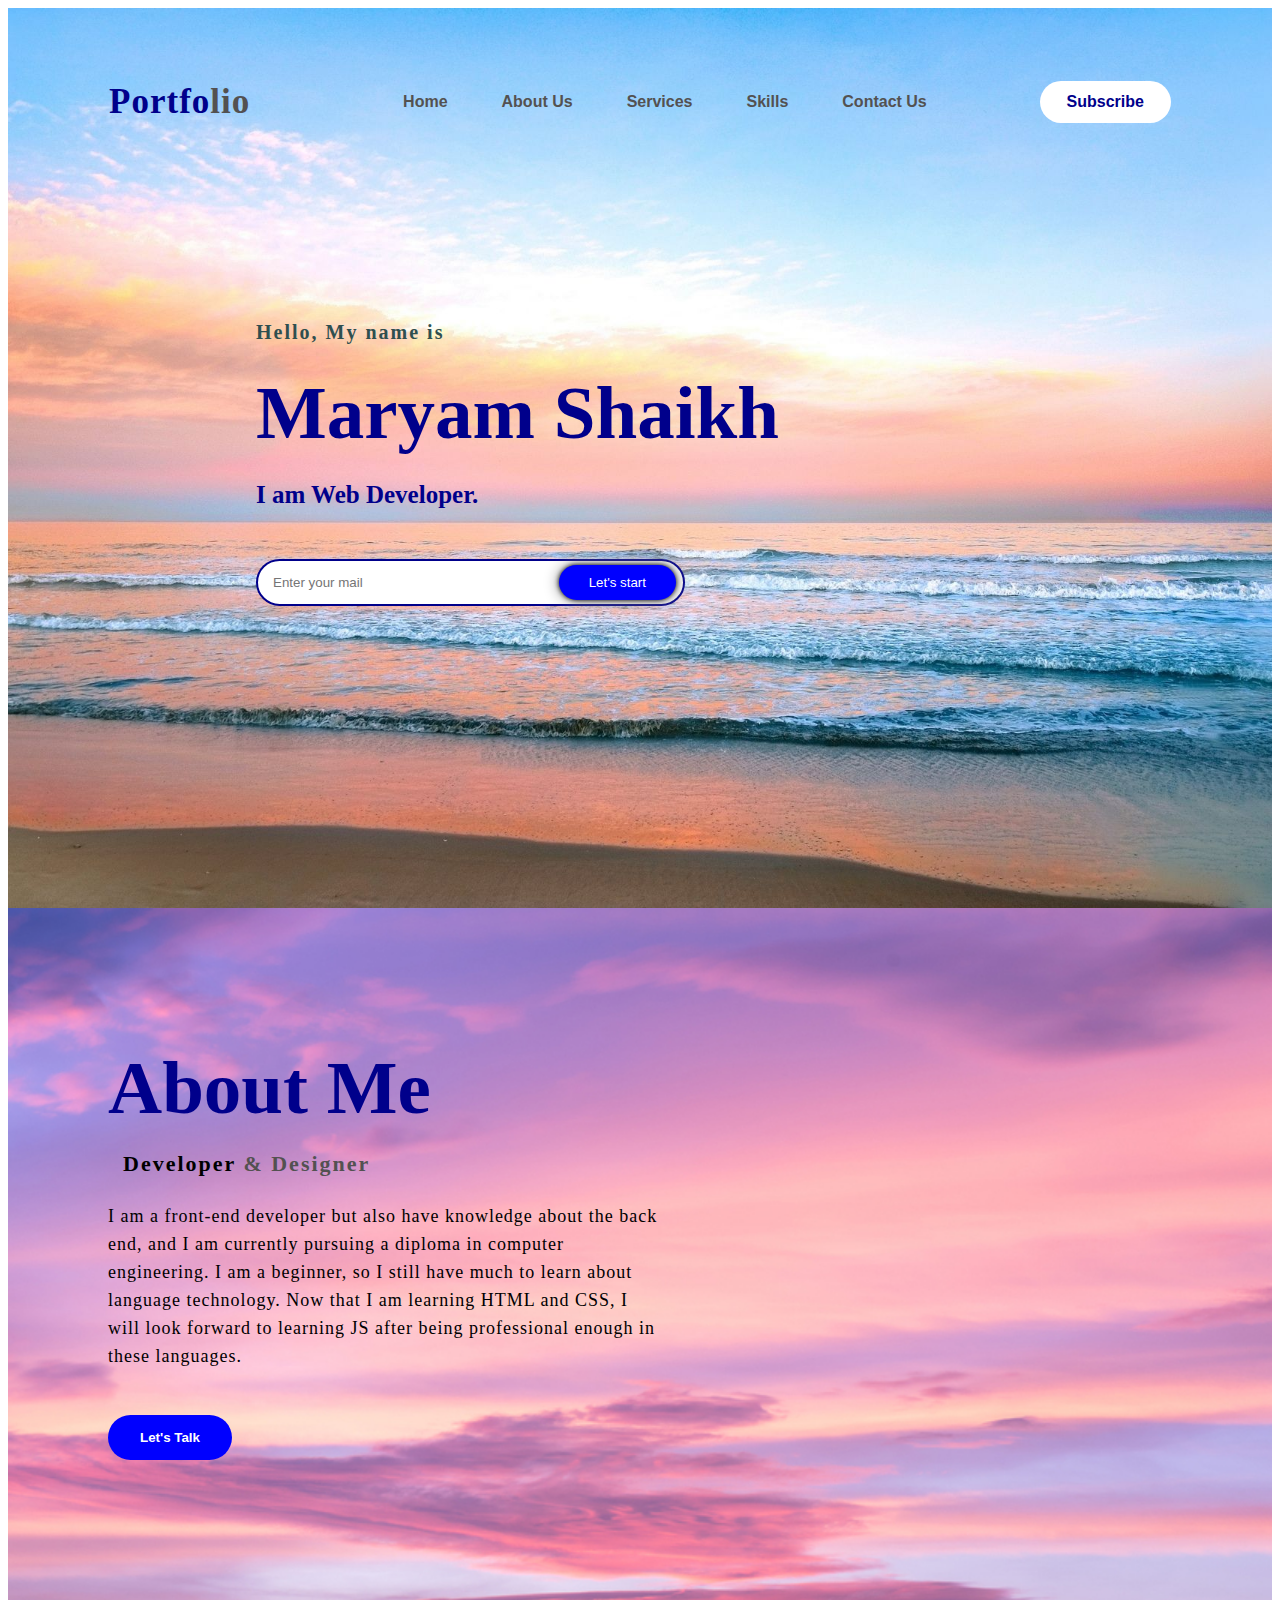
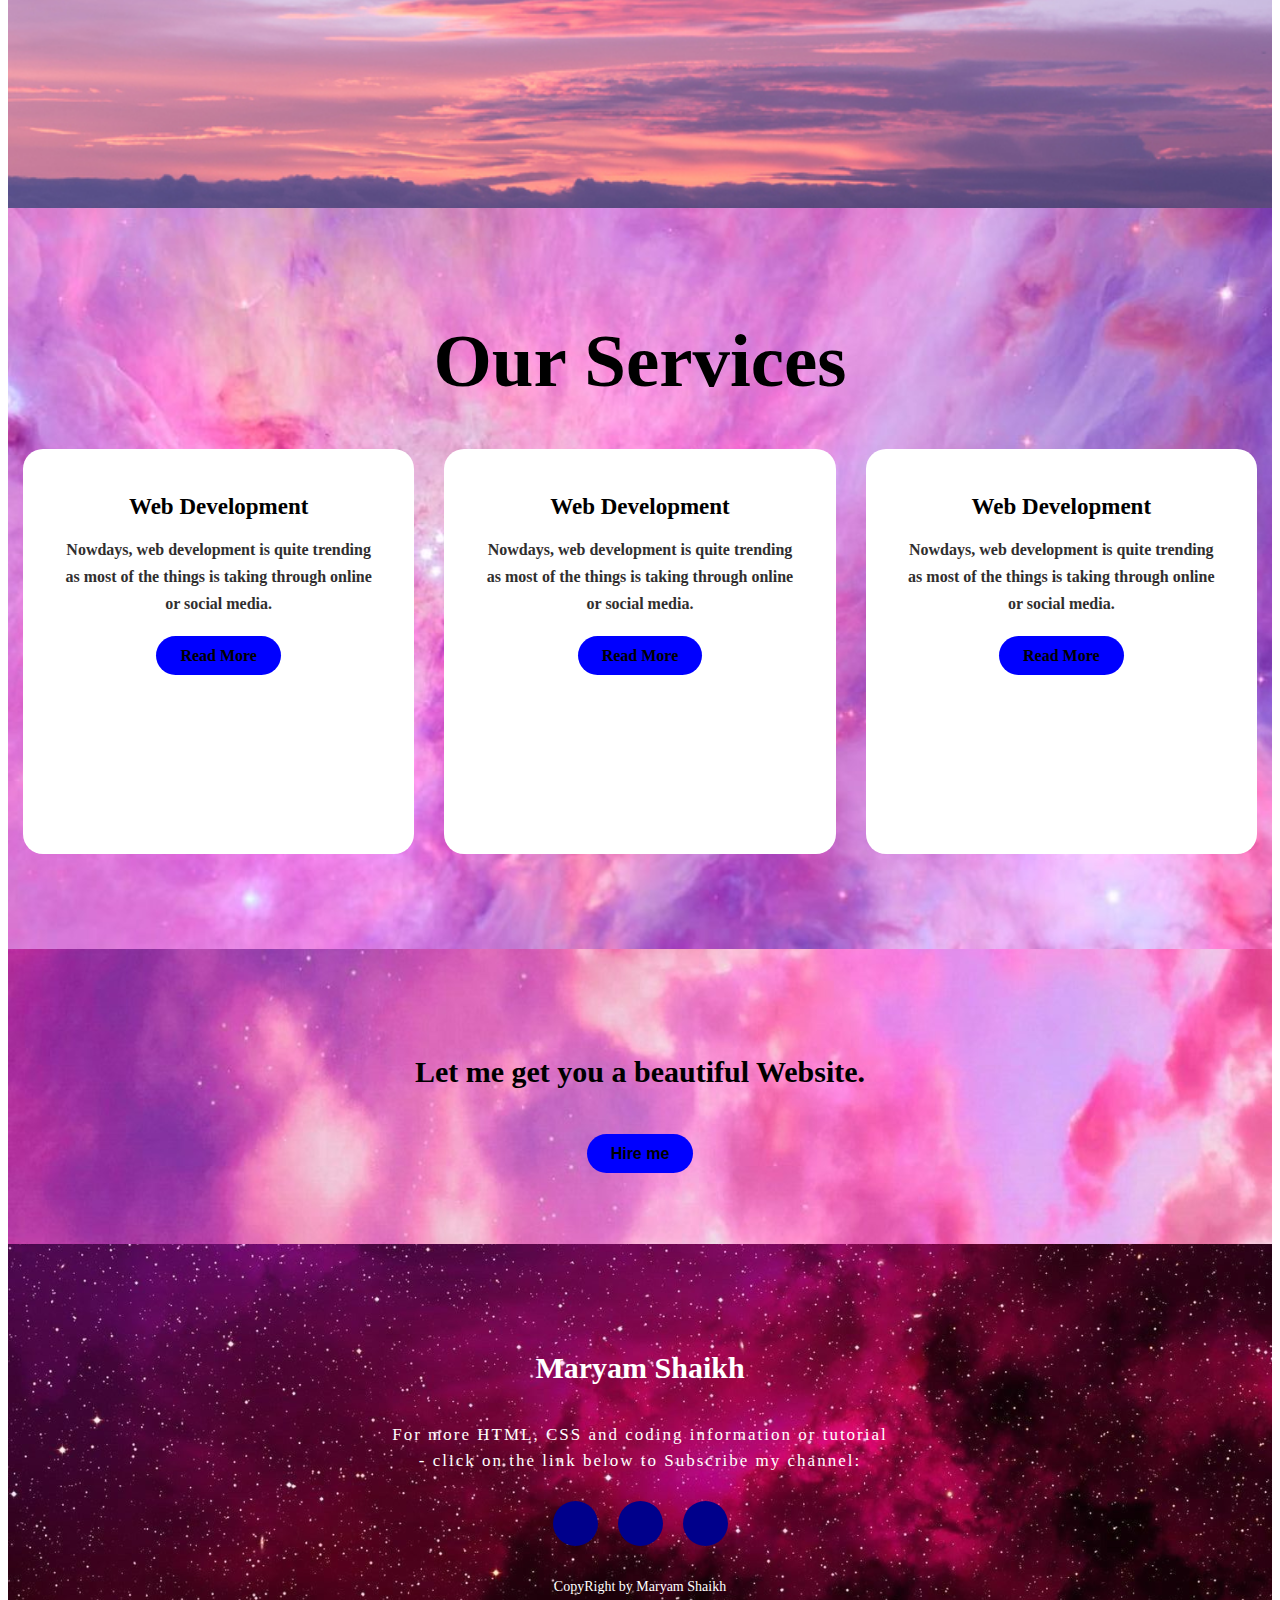
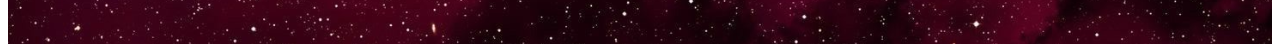
<file: index.html>
<!DOCTYPE html>
<html lang="en">

<head>
    <meta charset="UTF-8">
    <meta http-equiv="X-UA-Compatible" content="IE=edge">
    <meta name="viewport" content="width=device-width, initial-scale=1.0">
    <title>Portfolio</title>
    <link rel="stylesheet" type="text/css" href="index.css">
    <link rel="stylesheet" href="https://cdnjs.cloudflare.com/ajax/libs/font-awesome/6.4.0/css/all.min.css"
        integrity="sha512-iecdLmaskl7CVkqkXNQ/ZH/XLlvWZOJyj7Yy7tcenmpD1ypASozpmT/E0iPtmFIB46ZmdtAc9eNBvH0H/ZpiBw=="
        crossorigin="anonymous" referrerpolicy="no-referrer">
</head>

<body>
    <div class="navbar">
        <nav>
            <h2 class="logo">Portfo<span>lio</span></h2>
            <ul>
                <li><a href="#">Home</a></li>
                <li><a href="#">About us</a></li>
                <li><a href="#">Services</a></li>
                <li><a href="#">Skills</a></li>
                <li><a href="#">Contact us</a></li>
            </ul>
            <a href="#" class="btn">Subscribe</a>
        </nav>
        <div class="content">
            <h4>Hello, My name is</h4>
            <h1>Maryam Shaikh</h1>
            <h3>I am Web Developer.</h3>
            <div class="Email">
                <form>
                    <input type="email" name="email" id="mail" placeholder="Enter your mail">
                    <input type="submit" name="submit" value="Let's start">
                </form>
            </div>
        </div>
    </div>
    <section class="about">
        <div class="main">
            <!-- <img src="Img1.png"> -->
            <div class="aboutText">
                <h2>About me</h2>
                <h5>Developer <span>& Designer</span></h5>
                <p>I am a front-end developer but also have knowledge about the back end, and I am currently
                    pursuing a diploma in computer engineering. I am a beginner, so I still have much to learn
                    about language technology. Now that I am learning HTML and CSS, I will look forward to
                    learning JS after being professional enough in these languages.</p>
                <button type="button">Let's Talk</button>
            </div>
        </div>
    </section>
    <div class="service">
        <div class="title">
            <h2>Our Services</h2>
        </div>
        <div class="box">
            <div class="card">
                <i class="fa-solid fa-bars"></i>
                <h5>Web Development</h5>
                <div class="pra">
                    <p>Nowdays, web development is quite trending as most of the things is taking through
                        online or social media.</p>
                    <p style="text-align: center;">
                        <a class="Button" href="#">Read More</a>
                    </p>
                </div>
            </div>
            <div class="card">
                <i class="fa-regular fa-user"></i>
                <h5>Web Development</h5>
                <div class="pra">
                    <p>Nowdays, web development is quite trending as most of the things is taking through
                        online or social media.</p>
                    <p style="text-align: center;">
                        <a class="Button" href="#">Read More</a>
                    </p>
                </div>
            </div>
            <div class="card">
                <i class="fa-regular fa-bell"></i>
                <h5>Web Development</h5>
                <div class="pra">
                    <p>Nowdays, web development is quite trending as most of the things is taking through
                        online or social media.</p>
                    <p style="text-align: center;">
                        <a class="Button" href="#">Read More</a>
                    </p>
                </div>
            </div>
        </div>
    </div>
    <div class="contact-me">
        <p>Let me get you a beautiful Website.</p>
        <a class="button2" href="#">Hire me</a>
    </div>
    <footer>
        <p>Maryam Shaikh</p>
        <p>For more HTML, CSS and coding information or tutorial - click on the link
            below to Subscribe my channel:</p>
        <div class="social">
            <a href="#"><i class="fa-brands fa-facebook-f"></i></a>
            <a href="#"><i class="fa-brands fa-instagram"></i></a>
            <a href="#"><i class="fa-brands fa-dribbble"></i></a>
        </div>
        <p class="end">CopyRight by Maryam Shaikh</p>
    </footer>
</body>

</html>
</file>
<file: index.css>
.navbar {
    height: 100vh;
    width: 100%;
    background-image: url(../Portfolio/Img4.jpg);
    background-repeat: no-repeat;
    background-size: cover;
    background-position: center;
}

nav {
    display: flex;
    align-items: center;
    justify-content: space-between;
    padding-top: 45px;
    padding-left: 8%;
    padding-right: 8%;
}

nav li {
    list-style: none;
    /* float:left; */
    display: inline-block;
    padding: 15px 25px;
}

.logo {
    font-family: cursive;
    font-size: 35px;
    letter-spacing: 1px;
    color: darkblue;
    cursor: pointer;
}

span {
    color: rgb(83, 81, 81);
}

nav ul li a {
    text-decoration: none;
    color: rgb(83, 81, 81);
    font-weight: bold;
    text-transform: capitalize;
    font-family: Arial, Helvetica, sans-serif;
}

nav ul li a:hover {
    color: darkblue;
    transition: 0.4s;
}

.btn {
    background-color: rgb(255, 255, 255);
    color: darkblue;
    text-decoration: none;
    border: 2px solid transparent;
    border-radius: 30px;
    padding: 10px 25px;
    transition: transform 0.4s;
    font-family: Arial, Helvetica, sans-serif;
    font-weight: bold;
}

.btn:hover {
    transform: scale(1.2);
}
.content {
    position: absolute;
    top: 50%;
    left: 20%;
    transform: translateY(-50%);
}
h1 {
    color: darkblue;
    margin: 20px 0px;
    font-size: 75px;
}
h3 {
    color: darkblue;
    font-size: 25px;
    margin-bottom: 50px;
}
h4 {
    color: darkslategray;
    font-size: 20px;
    letter-spacing: 2px;
}
.Email {
    width: 380px;
    max-width: 100%;
    position: relative;
}
.Email form input:first-child {
    display: inline-block;
    width: 280px;
    padding: 14px 130px 14px 15px;
    border: 2px solid darkblue;
    border-radius: 30px;
    outline: none;
}
.Email form input:last-child {
    position: absolute;
    display: inline-block;
    outline: none;
    border: none;
    padding: 10px 30px;
    border-radius: 30px;
    background-color: blue;
    color: white;
    box-shadow: 0px 0px 5px #000, 0px 0px 15px #858585;
    top: 6px;
    right: -40px;
    cursor: pointer;
    transition: transform 0.4s;
}
.Email form input:last-child:hover {
    transform: scale(1.2);
}
/* .about img{
    background-size: cover;
    background-position: center;
    height: 100vh;
    width: 100%;
} */
.main {
    height: 100vh;
    width: 100%;
    background-image: url(../Portfolio/Img1.png);
    background-repeat: no-repeat;
    background-size: cover;
    background-position: center;
}
.aboutText {
    /* text-align: center; */
    width: 550px;
    /* margin: 0px auto; */
    padding-top: 75px;
    padding-left: 100px;
}
.aboutText h2 {
    color: darkblue;
    font-size: 75px;
    text-transform: capitalize;
    margin-bottom: 20px;
}
.aboutText h5 {
    letter-spacing: 2px;
    font-size: 22px;
    margin-bottom: 25px;
    text-transform: capitalize;
}
.aboutText p {
    color: rgb(0, 0, 0);
    letter-spacing: 1px;
    line-height: 28px;
    font-size: 18px;
    margin-bottom: 45px;
    font-family: Snell Roundhand, cursive;
}
button {
    background-color: blue;
    color: white;
    font-weight: bolder;
    font-family: Verdana, Geneva, Tahoma, sans-serif;
    padding: 13px 30px;
    border: 2px solid transparent;
    border-radius: 30px;
    cursor: pointer;
    transition: 0.4s;
}
button:hover {
    background-color: transparent;
    border: 2.5px solid blue;
}
.service {
    background-image: url(../Portfolio/Img2.jpg);
    background-repeat: no-repeat;
    background-size: cover;
    background-position: center;
    width: 100%;
    padding: 80px 0px;
}
.title h2 {
    font-size: 75px;
    width: 1130px;
    margin: 30px auto;
    text-align: center;
}
.box {
    display: flex;
    justify-content: center;
    align-items: center;
    min-height: 400px;
}
.card {
    height: 365px;
    width: 335px;
    padding: 20px 35px;
    background: white;
    border-radius: 20px;
    margin: 15px;
    position: relative;
    overflow: hidden;
    text-align: center;
}
.card i {
    font-size: 50px;
    display: block;
    text-align: center;
    margin: 25px 0px;
    color: darkblue;
}
h5 {
    color: black;
    font-size: 23px;
    margin: 15px;
}
.pra p {
    color: rgb(49, 47, 47);
    font-size: 16px;
    line-height: 27px;
    margin-bottom: 25px;
    font-weight: 550;
    font-family: cursive;
}
.card .Button {
    text-decoration: none;
    background-color: blue;
    color: black;
    font-weight: bold;
    padding: 9px 22px;
    border: 2px solid transparent;
    border-radius: 30px;
    cursor: pointer;
    transition: 0.4s;
}
.card .Button:hover {
    background-color: transparent;
    border: 2px solid blue;
}
.contact-me {
    background-image: url(../Portfolio/Img3.jpg);
    background-repeat: no-repeat;
    background-size: cover;
    background-position: center;
    width: 100%;
    height: 290px;
    padding-top: 5px;
    text-align: center;
}
.contact-me p {
    font-size: 30px;
    font-weight: bold;
    margin-top: 45px;
    margin-bottom: 0px;
    padding-top: 56px;
    padding-bottom: 56px;
}
.contact-me .button2 {
    text-decoration: none;
    background-color: blue;
    color: black;
    font-weight: bolder;
    font-family: Verdana, Geneva, Tahoma, sans-serif;
    padding: 9px 22px;
    border: 2px solid transparent;
    border-radius: 30px;
    cursor: pointer;
    transition: 0.4s;
}
.contact-me .button2:hover {
    background-color: transparent;
    border: 2px solid blue;
}
footer {
    width: 100%;
    height: 400px;
    position: relative;
    background-image: url(../Portfolio/Img6.jpg);
    background-repeat: no-repeat;
    background-size: cover;
    background-position: center;
    display: flex;
    flex-direction: column;
    align-items: center;
    justify-content: center;
}
footer p:nth-child(1) {
    font-size: 30px;
    color: white;
    margin-bottom: 20px;
    font-weight: bold;
}
footer p:nth-child(2) {
    letter-spacing: 2px;
    color: white;
    font-size: 17px;
    width: 500px;
    text-align: center;
    line-height: 26px;
    margin-bottom: 5px;
}
.social {
    display: flex;
}
.social a {
    width: 45px;
    height: 45px;
    display: flex;
    align-items: center;
    justify-content: center;
    background: darkblue;
    border-radius: 50%;
    margin: 22px 10px;
    color: white;
    text-decoration: none;
    font-size: 20px;
}
.social a:hover {
    transform: scale(1.3);
    transition: 0.3s;
}
.end {
    position: absolute;
    color: white;
    bottom: 35px;
    font-size: 14px;
}
@media screen and (max-width: 1024px) {
    /* changes. */
}
@media screen and (max-width: 768px) {
    /* changes. */
}
@media screen and (max-width: 425px) {
    /* changes. */
}
@media screen and (max-width: 375px) {
    /* changes. */
}
@media screen and (max-width: 320px) {
    /* changes. */
}
</file>
